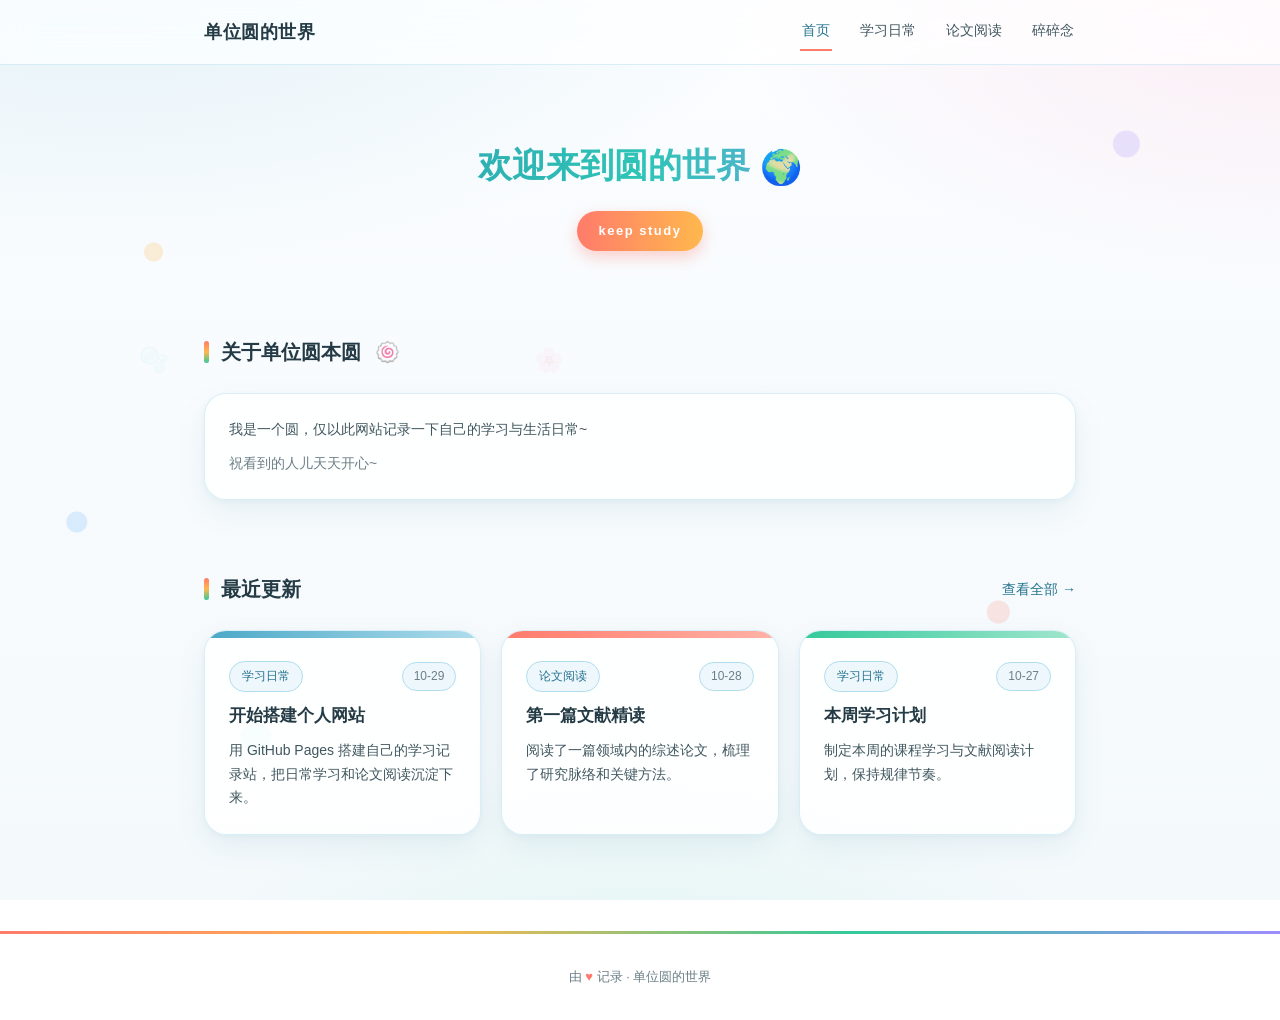
<file: index.html>
<!DOCTYPE html>
<html lang="zh-CN">
<head>
  <meta charset="UTF-8">
  <meta name="viewport" content="width=device-width, initial-scale=1.0">
  <title>圆的首页 · 单位圆的世界</title>
  <link rel="stylesheet" href="css/style.css">
</head>
<body>
  <header class="site-head">
    <div class="wrap nav">
      <a class="brand" href="index.html">单位圆的世界</a>      <nav class="nav-links">
        <a href="index.html" class="active">首页</a>
        <a href="daily.html">学习日常</a>
        <a href="papers.html">论文阅读</a>
        <a href="murmur.html">碎碎念</a>
      </nav>
    </div>
  </header>

  <main class="wrap">
    <section class="hero">
      <h1>欢迎来到圆的世界<span class="emoji">🌍</span></h1>
      <span class="chip">keep study</span>
    </section>

    <section class="section">
      <div class="section-title">关于单位圆本圆<span class="emoji">🍥</span></div>
      <div class="card">
        <p>我是一个圆，仅以此网站记录一下自己的学习与生活日常~</p>
        <p style="margin-top:10px;color:var(--ink-500);">祝看到的人儿天天开心~</p>
      </div>
    </section>

    <section class="section">
      <div class="section-title">最近更新 <a class="more" href="daily.html">查看全部 →</a></div>      <div class="grid">
        <div class="card card-blue">
          <div class="meta"><span class="tag">学习日常</span><span class="date">10-29</span></div>
          <h3>开始搭建个人网站</h3>
          <p>用 GitHub Pages 搭建自己的学习记录站，把日常学习和论文阅读沉淀下来。</p>
        </div>
        <div class="card card-coral">
          <div class="meta"><span class="tag">论文阅读</span><span class="date">10-28</span></div>
          <h3>第一篇文献精读</h3>
          <p>阅读了一篇领域内的综述论文，梳理了研究脉络和关键方法。</p>
        </div>
        <div class="card card-mint">
          <div class="meta"><span class="tag">学习日常</span><span class="date">10-27</span></div>
          <h3>本周学习计划</h3>
          <p>制定本周的课程学习与文献阅读计划，保持规律节奏。</p>
        </div>
      </div>
    </section>
  </main>

  <footer class="site-foot">
    <div class="wrap">由 <span class="heart">♥</span> 记录 · 单位圆的世界</div>
  </footer>
</body>
</html>
</file>
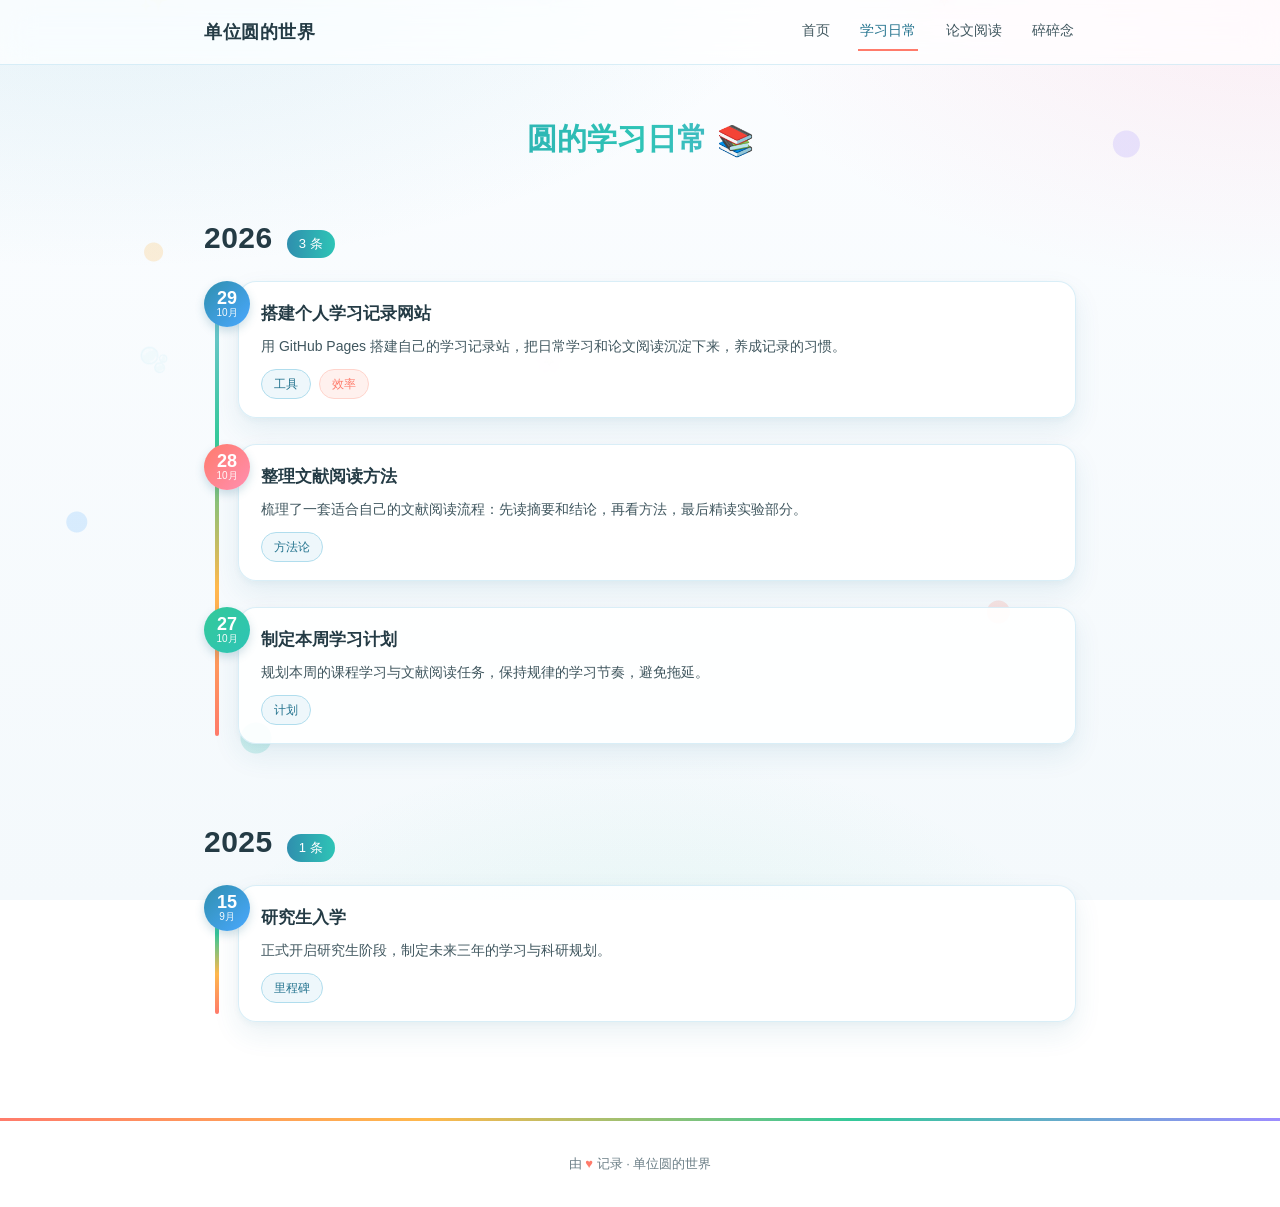
<file: daily.html>
<!DOCTYPE html>
<html lang="zh-CN">
<head>
  <meta charset="UTF-8">
  <meta name="viewport" content="width=device-width, initial-scale=1.0">
  <title>圆的学习日常 · 单位圆的世界</title>
  <link rel="stylesheet" href="css/style.css">
</head>
<body>
  <header class="site-head">
    <div class="wrap nav">
      <a class="brand" href="index.html">单位圆的世界</a>
      <nav class="nav-links">
        <a href="index.html">首页</a>
        <a href="daily.html" class="active">学习日常</a>
        <a href="papers.html">论文阅读</a>
        <a href="murmur.html">碎碎念</a>
      </nav>
    </div>
  </header>

  <main class="wrap">
    <section class="hero" style="padding:48px 0 32px;">
      <h1 style="font-size:30px;">圆的学习日常<span class="emoji">📚</span></h1>
    </section>

    <!-- 2026 -->
    <section class="section" style="padding-top:0;">
      <div class="year-head">
        <span class="year">2026</span>
        <span class="year-count">3 条</span>
      </div>
      <div class="timeline">
        <article class="tl-item">
          <div class="tl-badge"><span class="d">29</span><span class="m">10月</span></div>
          <div class="tl-card">
            <h3>搭建个人学习记录网站</h3>
            <p class="desc">用 GitHub Pages 搭建自己的学习记录站，把日常学习和论文阅读沉淀下来，养成记录的习惯。</p>
            <div class="post-tags"><span class="tag">工具</span><span class="tag">效率</span></div>
          </div>
        </article>

        <article class="tl-item">
          <div class="tl-badge"><span class="d">28</span><span class="m">10月</span></div>
          <div class="tl-card">
            <h3>整理文献阅读方法</h3>
            <p class="desc">梳理了一套适合自己的文献阅读流程：先读摘要和结论，再看方法，最后精读实验部分。</p>
            <div class="post-tags"><span class="tag">方法论</span></div>
          </div>
        </article>

        <article class="tl-item">
          <div class="tl-badge"><span class="d">27</span><span class="m">10月</span></div>
          <div class="tl-card">
            <h3>制定本周学习计划</h3>
            <p class="desc">规划本周的课程学习与文献阅读任务，保持规律的学习节奏，避免拖延。</p>
            <div class="post-tags"><span class="tag">计划</span></div>
          </div>
        </article>
      </div>
    </section>

    <!-- 2025 -->
    <section class="section">
      <div class="year-head">
        <span class="year">2025</span>
        <span class="year-count">1 条</span>
      </div>
      <div class="timeline">
        <article class="tl-item">
          <div class="tl-badge"><span class="d">15</span><span class="m">9月</span></div>
          <div class="tl-card">
            <h3>研究生入学</h3>
            <p class="desc">正式开启研究生阶段，制定未来三年的学习与科研规划。</p>
            <div class="post-tags"><span class="tag">里程碑</span></div>
          </div>
        </article>
      </div>
    </section>
  </main>

  <footer class="site-foot">
    <div class="wrap">由 <span class="heart">♥</span> 记录 · 单位圆的世界</div>
  </footer>
</body>
</html>
</file>
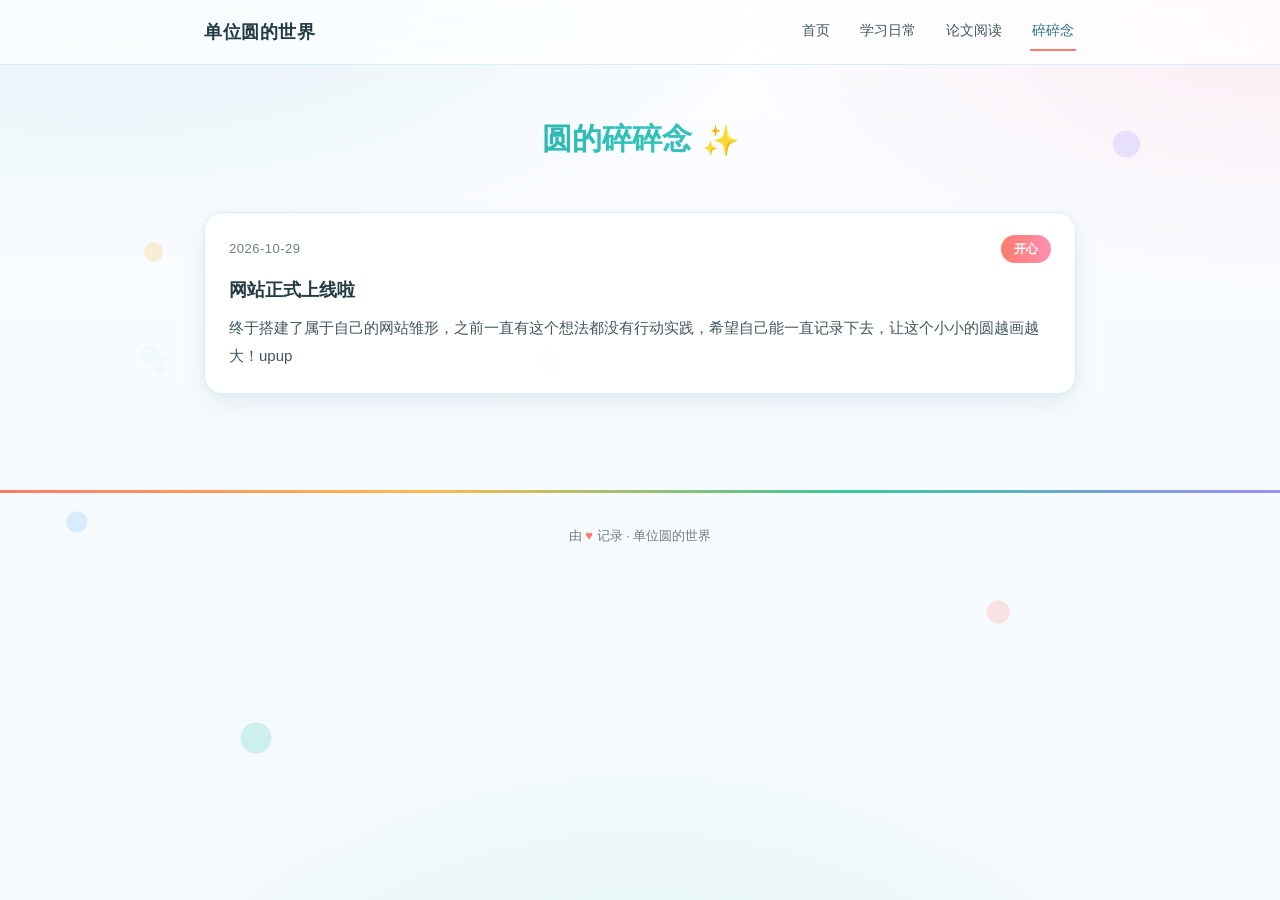
<file: murmur.html>
<!DOCTYPE html>
<html lang="zh-CN">
<head>
  <meta charset="UTF-8">
  <meta name="viewport" content="width=device-width, initial-scale=1.0">
  <title>圆的碎碎念 · 单位圆的世界</title>
  <link rel="stylesheet" href="css/style.css">
</head>
<body>
  <header class="site-head">
    <div class="wrap nav">
      <a class="brand" href="index.html">单位圆的世界</a>
      <nav class="nav-links">
        <a href="index.html">首页</a>
        <a href="daily.html">学习日常</a>
        <a href="papers.html">论文阅读</a>
        <a href="murmur.html" class="active">碎碎念</a>
      </nav>
    </div>
  </header>

  <main class="wrap">
    <section class="hero" style="padding:48px 0 32px;">
      <h1 style="font-size:30px;">圆的碎碎念<span class="emoji">✨</span></h1>
    </section>

    <section class="section" style="padding-top:0;">
      <div class="diary-list">
        <article class="diary">
          <div class="diary-head">
            <span class="diary-date">2026-10-29</span>
            <span class="mood mood-happy">开心</span>
          </div>
          <h3 class="diary-title">网站正式上线啦</h3>
          <p class="diary-text">终于搭建了属于自己的网站雏形，之前一直有这个想法都没有行动实践，希望自己能一直记录下去，让这个小小的圆越画越大！upup</p>
        </article>

      </div>
    </section>
  </main>

  <footer class="site-foot">
    <div class="wrap">由 <span class="heart">♥</span> 记录 · 单位圆的世界</div>
  </footer>
</body>
</html>
</file>
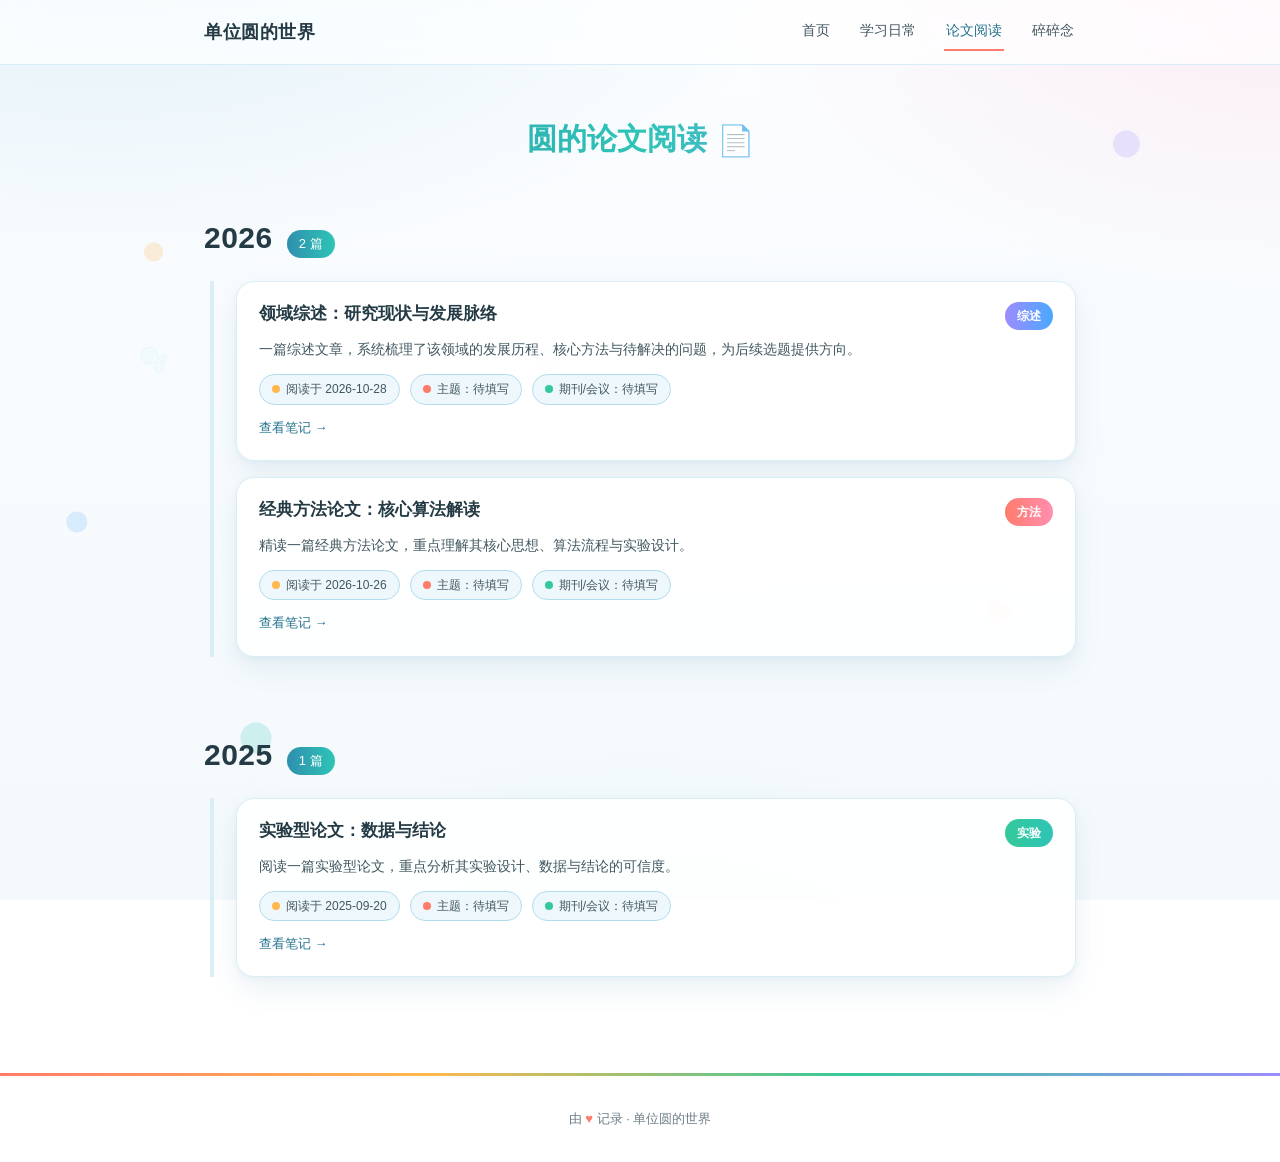
<file: papers.html>
<!DOCTYPE html>
<html lang="zh-CN">
<head>
  <meta charset="UTF-8">
  <meta name="viewport" content="width=device-width, initial-scale=1.0">
  <title>圆的论文阅读 · 单位圆的世界</title>
  <link rel="stylesheet" href="css/style.css">
</head>
<body>
  <header class="site-head">
    <div class="wrap nav">
      <a class="brand" href="index.html">单位圆的世界</a>
      <nav class="nav-links">
        <a href="index.html">首页</a>
        <a href="daily.html">学习日常</a>
        <a href="papers.html" class="active">论文阅读</a>
        <a href="murmur.html">碎碎念</a>
      </nav>
    </div>
  </header>

  <main class="wrap">
    <section class="hero" style="padding:48px 0 32px;">
      <h1 style="font-size:30px;">圆的论文阅读<span class="emoji">📄</span></h1>
    </section>

    <!-- 2026 -->
    <section class="section" style="padding-top:0;">
      <div class="year-head">
        <span class="year">2026</span>
        <span class="year-count">2 篇</span>
      </div>
      <div class="paper-list">
        <a class="paper-card" href="papers/paper-1.html">
          <div class="paper-top">
            <h3>领域综述：研究现状与发展脉络</h3>
            <span class="paper-type type-survey">综述</span>
          </div>
          <p class="desc">一篇综述文章，系统梳理了该领域的发展历程、核心方法与待解决的问题，为后续选题提供方向。</p>
          <div class="paper-meta">
            <span class="p-badge"><i class="icon-date"></i>阅读于 2026-10-28</span>
            <span class="p-badge"><i class="icon-topic"></i>主题：待填写</span>
            <span class="p-badge"><i class="icon-source"></i>期刊/会议：待填写</span>
          </div>
          <span class="paper-more">查看笔记 →</span>
        </a>

        <a class="paper-card" href="papers/paper-2.html">
          <div class="paper-top">
            <h3>经典方法论文：核心算法解读</h3>
            <span class="paper-type type-method">方法</span>
          </div>
          <p class="desc">精读一篇经典方法论文，重点理解其核心思想、算法流程与实验设计。</p>
          <div class="paper-meta">
            <span class="p-badge"><i class="icon-date"></i>阅读于 2026-10-26</span>
            <span class="p-badge"><i class="icon-topic"></i>主题：待填写</span>
            <span class="p-badge"><i class="icon-source"></i>期刊/会议：待填写</span>
          </div>
          <span class="paper-more">查看笔记 →</span>
        </a>
      </div>
    </section>

    <!-- 2025 -->
    <section class="section">
      <div class="year-head">
        <span class="year">2025</span>
        <span class="year-count">1 篇</span>
      </div>
      <div class="paper-list">
        <a class="paper-card" href="papers/paper-3.html">
          <div class="paper-top">
            <h3>实验型论文：数据与结论</h3>
            <span class="paper-type type-exp">实验</span>
          </div>
          <p class="desc">阅读一篇实验型论文，重点分析其实验设计、数据与结论的可信度。</p>
          <div class="paper-meta">
            <span class="p-badge"><i class="icon-date"></i>阅读于 2025-09-20</span>
            <span class="p-badge"><i class="icon-topic"></i>主题：待填写</span>
            <span class="p-badge"><i class="icon-source"></i>期刊/会议：待填写</span>
          </div>
          <span class="paper-more">查看笔记 →</span>
        </a>
      </div>
    </section>
  </main>

  <footer class="site-foot">
    <div class="wrap">由 <span class="heart">♥</span> 记录 · 单位圆的世界</div>
  </footer>
</body>
</html>
</file>
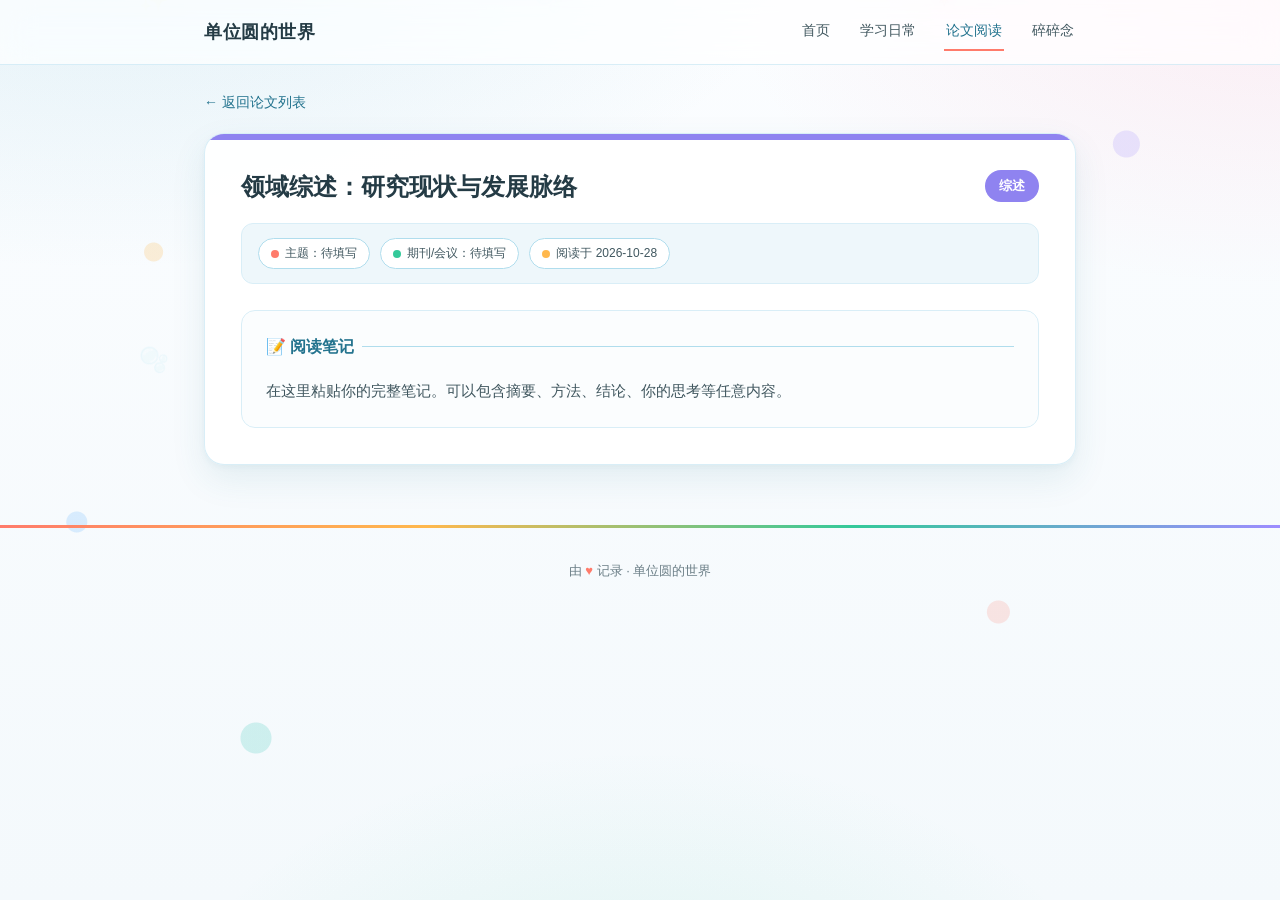
<file: papers/paper-1.html>
<!DOCTYPE html>
<html lang="zh-CN">
<head>
  <meta charset="UTF-8">
  <meta name="viewport" content="width=device-width, initial-scale=1.0">
  <title>领域综述：研究现状与发展脉络 · 单位圆的世界</title>
  <link rel="stylesheet" href="../css/style.css">
</head>
<body>
  <header class="site-head">
    <div class="wrap nav">
      <a class="brand" href="../index.html">单位圆的世界</a>
      <nav class="nav-links">
        <a href="../index.html">首页</a>
        <a href="../daily.html">学习日常</a>
        <a href="../papers.html" class="active">论文阅读</a>
        <a href="../murmur.html">碎碎念</a>
      </nav>
    </div>
  </header>

  <main class="wrap">
    <a class="back-link" href="../papers.html">← 返回论文列表</a>

    <section class="paper-detail pd-survey">
      <div class="pd-head">
        <h1>领域综述：研究现状与发展脉络</h1>
        <span class="paper-type type-survey">综述</span>
      </div>
      <div class="pd-meta">
        <span class="p-badge"><i class="icon-topic"></i>主题：待填写</span>
        <span class="p-badge"><i class="icon-source"></i>期刊/会议：待填写</span>
        <span class="p-badge"><i class="icon-date"></i>阅读于 2026-10-28</span>
      </div>

      <div class="pd-note">
        <div class="pd-note-title">📝 阅读笔记</div>
        <p>在这里粘贴你的完整笔记。可以包含摘要、方法、结论、你的思考等任意内容。</p>
      </div>
    </section>
  </main>

  <footer class="site-foot">
    <div class="wrap">由 <span class="heart">♥</span> 记录 · 单位圆的世界</div>
  </footer>
</body>
</html>
</file>
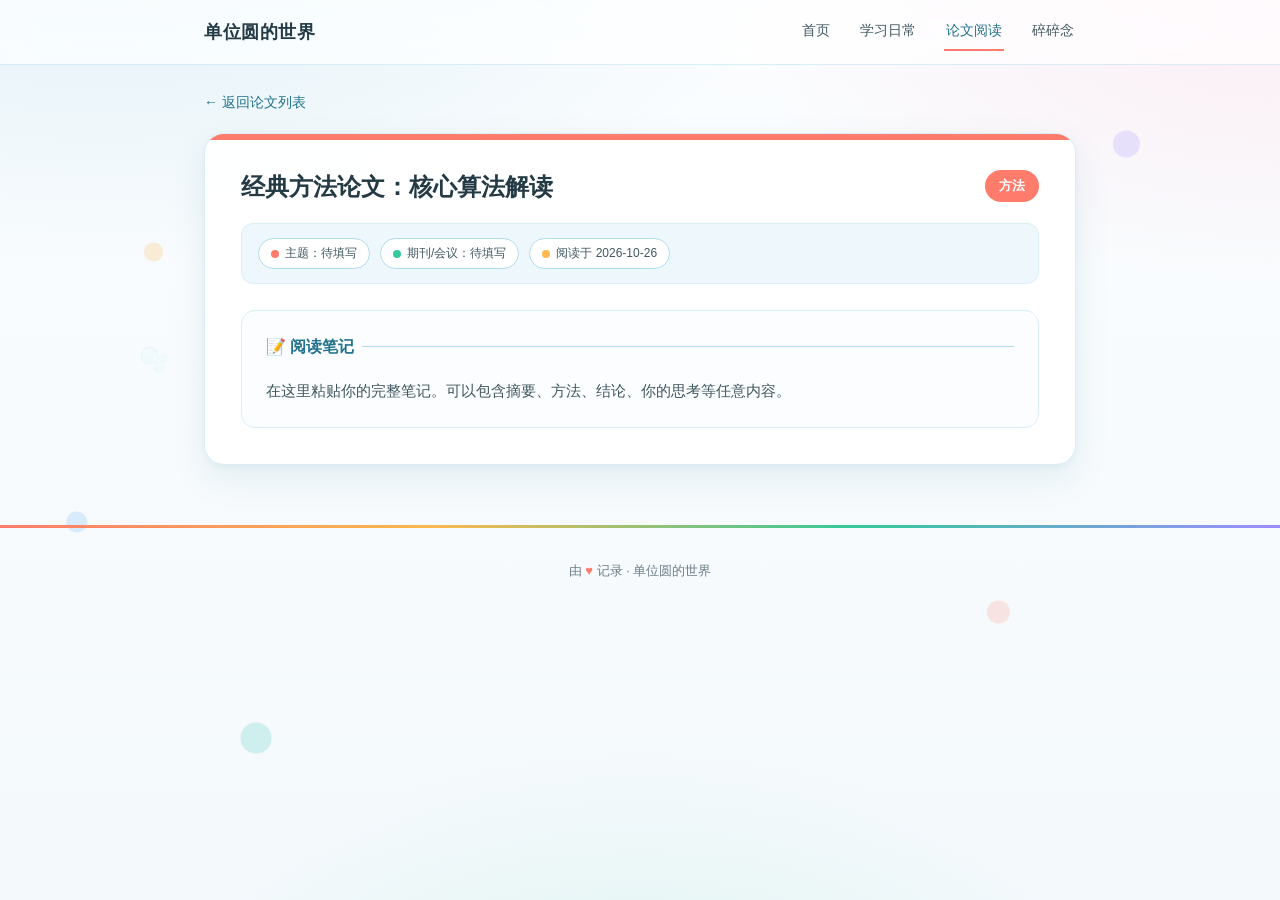
<file: papers/paper-2.html>
<!DOCTYPE html>
<html lang="zh-CN">
<head>
  <meta charset="UTF-8">
  <meta name="viewport" content="width=device-width, initial-scale=1.0">
  <title>经典方法论文：核心算法解读 · 单位圆的世界</title>
  <link rel="stylesheet" href="../css/style.css">
</head>
<body>
  <header class="site-head">
    <div class="wrap nav">
      <a class="brand" href="../index.html">单位圆的世界</a>
      <nav class="nav-links">
        <a href="../index.html">首页</a>
        <a href="../daily.html">学习日常</a>
        <a href="../papers.html" class="active">论文阅读</a>
        <a href="../murmur.html">碎碎念</a>
      </nav>
    </div>
  </header>

  <main class="wrap">
    <a class="back-link" href="../papers.html">← 返回论文列表</a>

    <section class="paper-detail pd-method">
      <div class="pd-head">
        <h1>经典方法论文：核心算法解读</h1>
        <span class="paper-type type-method">方法</span>
      </div>
      <div class="pd-meta">
        <span class="p-badge"><i class="icon-topic"></i>主题：待填写</span>
        <span class="p-badge"><i class="icon-source"></i>期刊/会议：待填写</span>
        <span class="p-badge"><i class="icon-date"></i>阅读于 2026-10-26</span>
      </div>

      <div class="pd-note">
        <div class="pd-note-title">📝 阅读笔记</div>
        <p>在这里粘贴你的完整笔记。可以包含摘要、方法、结论、你的思考等任意内容。</p>
      </div>
    </section>
  </main>

  <footer class="site-foot">
    <div class="wrap">由 <span class="heart">♥</span> 记录 · 单位圆的世界</div>
  </footer>
</body>
</html>
</file>
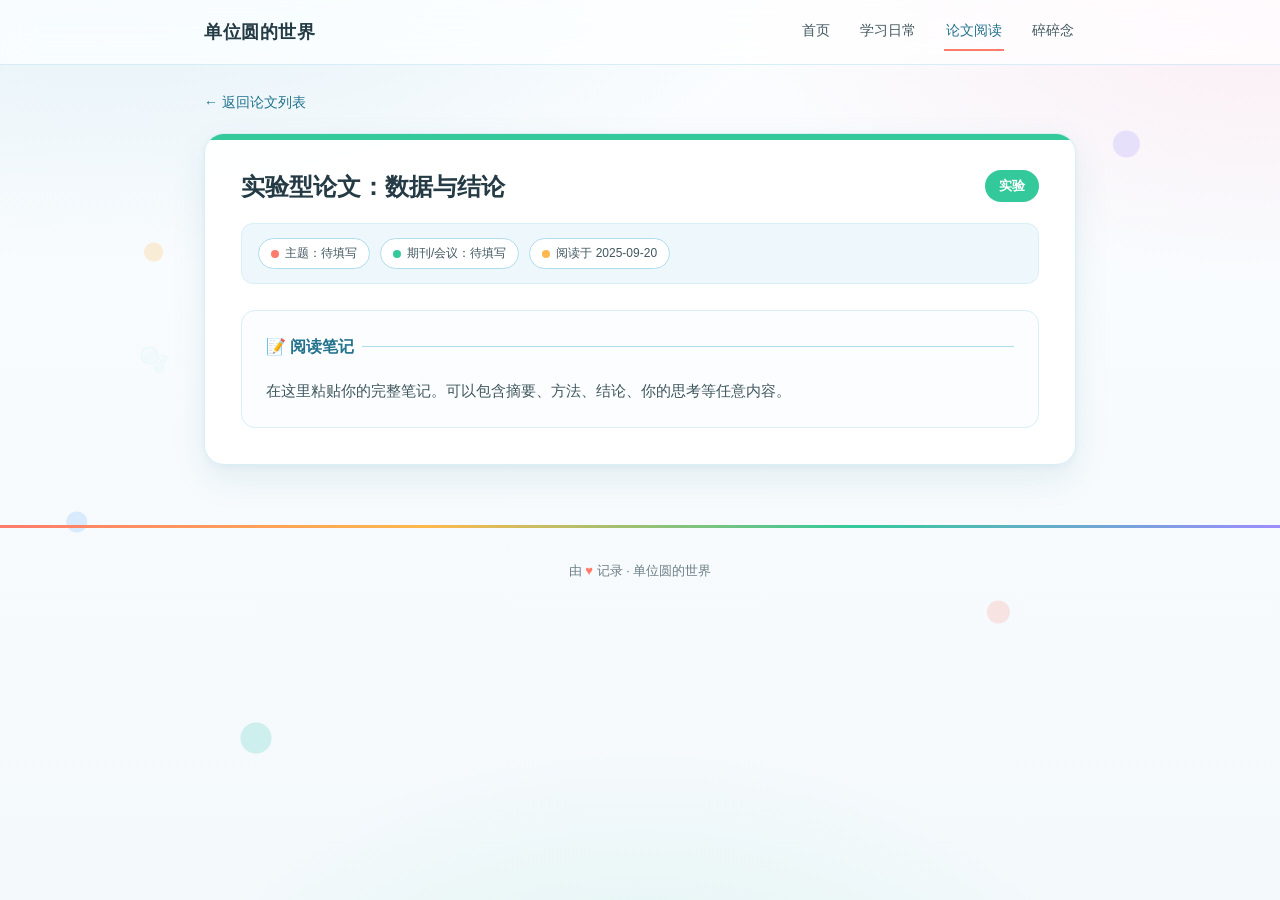
<file: papers/paper-3.html>
<!DOCTYPE html>
<html lang="zh-CN">
<head>
  <meta charset="UTF-8">
  <meta name="viewport" content="width=device-width, initial-scale=1.0">
  <title>实验型论文：数据与结论 · 单位圆的世界</title>
  <link rel="stylesheet" href="../css/style.css">
</head>
<body>
  <header class="site-head">
    <div class="wrap nav">
      <a class="brand" href="../index.html">单位圆的世界</a>
      <nav class="nav-links">
        <a href="../index.html">首页</a>
        <a href="../daily.html">学习日常</a>
        <a href="../papers.html" class="active">论文阅读</a>
        <a href="../murmur.html">碎碎念</a>
      </nav>
    </div>
  </header>

  <main class="wrap">
    <a class="back-link" href="../papers.html">← 返回论文列表</a>

    <section class="paper-detail pd-exp">
      <div class="pd-head">
        <h1>实验型论文：数据与结论</h1>
        <span class="paper-type type-exp">实验</span>
      </div>
      <div class="pd-meta">
        <span class="p-badge"><i class="icon-topic"></i>主题：待填写</span>
        <span class="p-badge"><i class="icon-source"></i>期刊/会议：待填写</span>
        <span class="p-badge"><i class="icon-date"></i>阅读于 2025-09-20</span>
      </div>

      <div class="pd-note">
        <div class="pd-note-title">📝 阅读笔记</div>
        <p>在这里粘贴你的完整笔记。可以包含摘要、方法、结论、你的思考等任意内容。</p>
      </div>
    </section>
  </main>

  <footer class="site-foot">
    <div class="wrap">由 <span class="heart">♥</span> 记录 · 单位圆的世界</div>
  </footer>
</body>
</html>
</file>
<file: css/style.css>
/* ===== 单位圆的世界 · 活泼清新 · 多彩湖蓝 ===== */
:root {
  --lake-50:  #eef7fb;
  --lake-100: #d9eef7;
  --lake-200: #b0dded;
  --lake-300: #7fc6dd;
  --lake-400: #4aa8c7;
  --lake-500: #2f8fae;
  --lake-600: #23738e;
  --lake-700: #1d5c71;
  --ink-900:  #243b45;
  --ink-700:  #40575f;
  --ink-500:  #6c7f87;
  --ink-300:  #aebcc1;
  --paper:    #ffffff;
  --bg:       #fbfdfe;
  --radius:   18px;
  --radius-sm: 12px;
  --shadow:   0 1px 3px rgba(35, 115, 142, 0.06), 0 6px 24px rgba(35, 115, 142, 0.08);

  /* 活泼亮色 */
  --coral:  #ff7b6b;
  --amber:  #ffb84d;
  --sun:    #ffd95e;
  --mint:   #34c99a;
  --teal:   #2ec4b6;
  --lilac:  #9d8cff;
  --pink:   #ff8fb1;
  --sky:    #4aa8ff;
}

* { margin: 0; padding: 0; box-sizing: border-box; }

html { scroll-behavior: smooth; }

body {
  font-family: -apple-system, BlinkMacSystemFont, "Segoe UI", "PingFang SC",
    "Hiragino Sans GB", "Microsoft YaHei", sans-serif;
  background:
    radial-gradient(1200px 600px at 8% -10%, rgba(79, 168, 199, 0.16), transparent 60%),
    radial-gradient(1000px 520px at 100% 0%, rgba(255, 143, 177, 0.14), transparent 55%),
    radial-gradient(900px 600px at 50% 120%, rgba(52, 201, 154, 0.12), transparent 55%),
    linear-gradient(180deg, #fbfdff 0%, #f4f9fc 100%);
  background-attachment: fixed;
  color: var(--ink-900);
  line-height: 1.7;
  -webkit-font-smoothing: antialiased;
  position: relative;
  overflow-x: hidden;
}

/* 漂浮光斑 */
body::before {
  content: "";
  position: fixed;
  inset: 0;
  pointer-events: none;
  z-index: 0;
  background-image:
    radial-gradient(circle at 12% 28%, rgba(255, 184, 77, 0.22) 0, rgba(255, 184, 77, 0.22) 9px, transparent 10px),
    radial-gradient(circle at 88% 16%, rgba(157, 140, 255, 0.20) 0, rgba(157, 140, 255, 0.20) 13px, transparent 14px),
    radial-gradient(circle at 78% 68%, rgba(255, 123, 107, 0.18) 0, rgba(255, 123, 107, 0.18) 11px, transparent 12px),
    radial-gradient(circle at 20% 82%, rgba(46, 196, 182, 0.20) 0, rgba(46, 196, 182, 0.20) 15px, transparent 16px),
    radial-gradient(circle at 6% 58%, rgba(74, 168, 255, 0.18) 0, rgba(74, 168, 255, 0.18) 10px, transparent 11px);
  animation: blob-float 22s ease-in-out infinite;
}

@keyframes blob-float {
  0%, 100% { transform: translate(0, 0); }
  25% { transform: translate(28px, -22px); }
  50% { transform: translate(-18px, 16px); }
  75% { transform: translate(20px, 26px); }
}

/* 浮动 emoji 粒子 */
body::after {
  content: "🍀 ✨ 🫧 🌸 🍥 ✨ 🫧 🌸";
  position: fixed;
  inset: -20%;
  pointer-events: none;
  z-index: 0;
  font-size: 24px;
  letter-spacing: 14vw;
  line-height: 40vh;
  color: rgba(47, 143, 174, 0.10);
  white-space: normal;
  animation: emoji-float 26s ease-in-out infinite alternate;
}

@keyframes emoji-float {
  0% { transform: translateY(0) rotate(0deg); }
  50% { transform: translateY(-40px) rotate(4deg); }
  100% { transform: translateY(20px) rotate(-4deg); }
}

@media (prefers-reduced-motion: reduce) {
  body::before, body::after { animation: none; }
}

a { color: var(--lake-600); text-decoration: none; }
a:hover { color: var(--lake-500); }

.wrap { max-width: 920px; margin: 0 auto; padding: 0 24px; position: relative; z-index: 1; }

/* ===== 顶部导航 ===== */
.site-head {
  position: sticky;
  top: 0;
  background: rgba(255, 255, 255, 0.72);
  backdrop-filter: blur(16px) saturate(160%);
  border-bottom: 1px solid rgba(179, 222, 240, 0.5);
  z-index: 10;
}
.nav {
  display: flex;
  align-items: center;
  justify-content: space-between;
  height: 64px;
}
.brand {
  font-weight: 600;
  font-size: 18px;
  color: var(--ink-900);
  letter-spacing: 0.5px;
}
.brand .dot { color: var(--coral); }
.nav-links { display: flex; gap: 26px; }
.nav-links a {
  color: var(--ink-700);
  font-size: 14px;
  padding: 6px 2px;
  border-bottom: 2px solid transparent;
  transition: all 0.2s;
}
.nav-links a:hover { color: var(--lake-600); }
.nav-links a.active { color: var(--lake-600); border-bottom-color: var(--coral); }

/* ===== 页头 hero ===== */
.hero {
  padding: 72px 0 48px;
  text-align: center;
}
.hero h1 {
  font-size: 34px;
  font-weight: 600;
  color: var(--ink-900);
  margin-bottom: 16px;
  background: linear-gradient(90deg, var(--lake-500), var(--teal), var(--lilac));
  -webkit-background-clip: text;
  background-clip: text;
  -webkit-text-fill-color: transparent;
}
.hero h1 .emoji {
  display: inline-block;
  margin-left: 10px;
  -webkit-text-fill-color: initial;
  -webkit-background-clip: initial;
  background: none;
  transform: translateY(2px);
}
.hero .tagline {
  font-size: 16px;
  color: var(--ink-500);
  max-width: 560px;
  margin: 0 auto 20px;
}
.hero .chip {
  display: inline-block;
  font-size: 13px;
  font-weight: 600;
  color: #fff;
  background: linear-gradient(90deg, var(--coral), var(--amber));
  padding: 9px 22px;
  border-radius: 999px;
  letter-spacing: 1.5px;
  box-shadow: 0 6px 16px rgba(255, 123, 107, 0.35);
  transition: all 0.25s;
}
.hero .chip:hover {
  transform: translateY(-2px);
  box-shadow: 0 10px 22px rgba(255, 123, 107, 0.45);
}

/* ===== 区块标题 ===== */
.section { padding: 36px 0; }
.section-title {
  display: flex;
  align-items: center;
  gap: 12px;
  font-size: 20px;
  font-weight: 600;
  margin-bottom: 24px;
  color: var(--ink-900);
}
.section-title::before {
  content: "";
  flex: none;
  width: 5px;
  height: 22px;
  border-radius: 3px;
  background: linear-gradient(180deg, var(--coral), var(--amber), var(--mint));
}
.section-title .emoji {
  display: inline-block;
  margin-left: 2px;
  font-size: 20px;
  line-height: 1;
}
.section-title .more { margin-left: auto; font-size: 14px; font-weight: 400; }

/* ===== 卡片 ===== */
.card {
  background: rgba(255, 255, 255, 0.85);
  border: 1px solid rgba(179, 222, 240, 0.5);
  border-radius: 22px;
  padding: 24px;
  box-shadow: 0 2px 6px rgba(35, 115, 142, 0.05), 0 12px 30px rgba(35, 115, 142, 0.08);
  transition: transform 0.25s, box-shadow 0.25s, border-color 0.25s;
}
.card:hover {
  transform: translateY(-5px) rotate(-0.3deg);
  border-color: var(--lake-200);
  box-shadow: 0 6px 12px rgba(35,115,142,0.08), 0 22px 44px rgba(35,115,142,0.16);
}

.card .meta {
  font-size: 13px;
  color: var(--ink-300);
  margin-bottom: 10px;
  display: flex;
  gap: 12px;
  align-items: center;
}
.card h3 { font-size: 17px; font-weight: 600; color: var(--ink-900); margin-bottom: 8px; }
.card p { font-size: 14px; color: var(--ink-700); }

.grid { display: grid; grid-template-columns: repeat(auto-fill, minmax(260px, 1fr)); gap: 20px; }

/* 最近更新卡片配色区分 */
.card-blue, .card-coral, .card-mint {
  position: relative;
  overflow: hidden;
  padding-top: 30px;
}
.card-blue::before,
.card-coral::before,
.card-mint::before {
  content: "";
  position: absolute;
  top: 0;
  left: 0;
  right: 0;
  height: 7px;
}
.card-blue::before  { background: linear-gradient(90deg, var(--lake-400), var(--lake-200)); }
.card-coral::before { background: linear-gradient(90deg, var(--coral), #ffb3a7); }
.card-mint::before  { background: linear-gradient(90deg, var(--mint), #9fe6cd); }

/* 标签胶囊：浅底彩字，和卡片主题色呼应 */
.card-blue  .tag { color: var(--lake-600);  background: var(--lake-50);  border-color: var(--lake-200); }
.card-coral .tag { color: var(--coral);     background: #fff1ee;          border-color: #ffd4cc; }
.card-mint  .tag { color: var(--mint);      background: #e9faf3;          border-color: #c4f0e0; }
.card .tag {
  border-width: 1.5px;
  border-style: solid;
  box-shadow: none;
}

/* 日期小胶囊 */
.card .meta .date {
  margin-left: auto;
  font-size: 12px;
  font-weight: 500;
  padding: 3px 11px;
  border-radius: 999px;
  color: var(--ink-500);
  background: var(--lake-50);
  border: 1px solid var(--lake-200);
}
.card-blue  .date { color: var(--lake-600); background: var(--lake-50);  border-color: var(--lake-200); }
.card-coral .date { color: var(--coral);    background: #fff1ee;          border-color: #ffd4cc; }
.card-mint  .date { color: var(--mint);     background: #e9faf3;          border-color: #c4f0e0; }

/* ===== 标签（浅底彩字，柔和清新） ===== */
.tag {
  display: inline-block;
  font-size: 12px;
  font-weight: 500;
  color: var(--lake-600);
  padding: 4px 12px;
  border-radius: 999px;
  background: var(--lake-50);
  border: 1.5px solid var(--lake-200);
}
.tag:nth-child(4n+1) { color: var(--lake-600); background: var(--lake-50);  border-color: var(--lake-200); }
.tag:nth-child(4n+2) { color: var(--coral);    background: #fff1ee;          border-color: #ffd4cc; }
.tag:nth-child(4n+3) { color: var(--mint);     background: #e9faf3;          border-color: #c4f0e0; }
.tag:nth-child(4n+4) { color: var(--lilac);    background: #f1eeff;          border-color: #ded6ff; }

/* ===== 列表项（日常/论文） ===== */
.post-list { display: flex; flex-direction: column; gap: 16px; }
.post-item {
  background: rgba(255, 255, 255, 0.85);
  border: 1px solid rgba(179, 222, 240, 0.5);
  border-radius: 20px;
  padding: 20px 24px;
  display: flex;
  gap: 20px;
  align-items: flex-start;
  box-shadow: 0 2px 6px rgba(35, 115, 142, 0.05), 0 10px 26px rgba(35, 115, 142, 0.07);
  transition: all 0.25s;
}
.post-item:hover { transform: translateY(-3px); border-color: var(--lake-200); }
.post-date {
  flex: 0 0 72px;
  text-align: center;
  padding-top: 2px;
}
.post-date .d { font-size: 26px; font-weight: 600; color: var(--lake-500); line-height: 1.1; }.post-date .m { font-size: 12px; color: var(--ink-500); }
.post-body { flex: 1; }
.post-body h3 { font-size: 16px; font-weight: 600; margin-bottom: 6px; color: var(--ink-900); }
.post-body .desc { font-size: 14px; color: var(--ink-700); }
.post-tags { display: flex; gap: 8px; flex-wrap: wrap; margin-top: 10px; }

/* 论文阅读专用 */
.paper-field { font-size: 12px; color: var(--lake-600); margin-top: 8px; }

/* ===== 论文阅读 · 按年份分类 ===== */
.year-head {
  display: flex;
  align-items: baseline;
  gap: 14px;
  margin-bottom: 18px;
}
.year {
  font-size: 30px;
  font-weight: 700;
  color: var(--ink-900);
  letter-spacing: 0.5px;
}
.year-count {
  font-size: 13px;
  color: #fff;
  background: linear-gradient(90deg, var(--lake-500), var(--teal));
  padding: 3px 12px;
  border-radius: 999px;
}
.paper-list {
  display: flex;
  flex-direction: column;
  gap: 16px;
  padding-left: 22px;
  border-left: 4px solid var(--lake-100);
  margin-left: 6px;
}
.paper-card {
  display: block;
  text-decoration: none;
  background: rgba(255, 255, 255, 0.9);
  border: 1px solid rgba(179, 222, 240, 0.5);
  border-radius: 18px;
  padding: 20px 22px;
  box-shadow: 0 2px 6px rgba(35, 115, 142, 0.05), 0 12px 28px rgba(35, 115, 142, 0.09);
  transition: transform 0.25s, box-shadow 0.25s, border-color 0.25s;
}
.paper-card:hover { transform: translateY(-3px); border-color: var(--lake-200); box-shadow: 0 8px 16px rgba(35,115,142,0.09), 0 22px 44px rgba(35,115,142,0.15); }
.paper-card .paper-top h3 { transition: color 0.2s; }
.paper-card:hover .paper-top h3 { color: var(--lake-600); }
.paper-more {
  display: inline-block;
  margin-top: 12px;
  font-size: 13px;
  font-weight: 500;
  color: var(--lake-600);
}
.paper-top {
  display: flex;
  align-items: flex-start;
  justify-content: space-between;
  gap: 14px;
  margin-bottom: 8px;
}
.paper-top h3 { font-size: 17px; font-weight: 600; color: var(--ink-900); line-height: 1.4; }
.paper-type {
  flex-shrink: 0;
  font-size: 12px;
  font-weight: 600;
  color: #fff;
  padding: 4px 12px;
  border-radius: 999px;
  white-space: nowrap;
}
.type-survey { background: linear-gradient(90deg, var(--lilac), var(--sky)); }
.type-method { background: linear-gradient(90deg, var(--coral), var(--pink)); }
.type-exp    { background: linear-gradient(90deg, var(--mint), var(--teal)); }
.paper-card .desc { font-size: 14px; color: var(--ink-700); margin-bottom: 12px; }
.paper-meta {
  display: flex;
  gap: 10px;
  flex-wrap: wrap;
}
.p-badge {
  display: inline-flex;
  align-items: center;
  gap: 6px;
  font-size: 12px;
  color: var(--ink-700);
  background: var(--lake-50);
  border: 1px solid var(--lake-200);
  padding: 4px 12px;
  border-radius: 999px;
}
.p-badge .icon-topic,
.p-badge .icon-source,
.p-badge .icon-date {
  width: 8px;
  height: 8px;
  border-radius: 50%;
  flex-shrink: 0;
}
.p-badge .icon-topic  { background: var(--coral); }
.p-badge .icon-source { background: var(--mint); }
.p-badge .icon-date   { background: var(--amber); }

/* ===== 论文详情页 ===== */
.back-link {
  display: inline-flex;
  align-items: center;
  gap: 6px;
  margin: 26px 0 18px;
  font-size: 14px;
  font-weight: 500;
  color: var(--lake-600);
}
.back-link:hover { color: var(--lake-500); }

.paper-detail {
  position: relative;
  background: rgba(255, 255, 255, 0.92);
  border: 1px solid rgba(179, 222, 240, 0.5);
  border-radius: 20px;
  padding: 36px;
  box-shadow: 0 2px 6px rgba(35, 115, 142, 0.05), 0 14px 34px rgba(35, 115, 142, 0.10);
  overflow: hidden;
}
/* 顶部主题色装饰条，随类型变化 */
.paper-detail::before {
  content: "";
  position: absolute;
  top: 0;
  left: 0;
  right: 0;
  height: 6px;
  background: var(--lake-400);
}
.paper-detail.pd-survey::before { background: #8f83f0; }
.paper-detail.pd-method::before { background: var(--coral); }
.paper-detail.pd-exp::before    { background: var(--mint); }

.pd-head {
  display: flex;
  align-items: flex-start;
  justify-content: space-between;
  gap: 20px;
  margin-bottom: 20px;
}
.pd-head h1 {
  font-size: 24px;
  font-weight: 600;
  color: var(--ink-900);
  line-height: 1.4;
}
.pd-head .paper-type {
  font-size: 13px;
  font-weight: 600;
  color: #fff;
  padding: 5px 14px;
  border-radius: 999px;
  white-space: nowrap;
}
.pd-head .type-survey { background: #8f83f0; }
.pd-head .type-method { background: var(--coral); }
.pd-head .type-exp    { background: var(--mint); }

/* 元信息区：独立浅色信息条 */
.pd-meta {
  display: flex;
  gap: 10px;
  flex-wrap: wrap;
  padding: 14px 16px;
  background: var(--lake-50);
  border: 1px solid var(--lake-100);
  border-radius: 12px;
  margin-bottom: 26px;
}
.pd-meta .p-badge { background: #fff; }

/* 笔记区 */
.pd-note {
  background: #fbfdfe;
  border: 1px solid var(--lake-100);
  border-radius: 14px;
  padding: 22px 24px;
}
.pd-note-title {
  font-size: 16px;
  font-weight: 600;
  color: var(--lake-600);
  margin-bottom: 16px;
  display: flex;
  align-items: center;
  gap: 8px;
}
.pd-note-title::after {
  content: "";
  flex: 1;
  height: 1px;
  background: var(--lake-200);
}
.pd-note p {
  font-size: 15px;
  line-height: 1.95;
  color: var(--ink-700);
  margin-bottom: 14px;
  white-space: pre-wrap;
}
.pd-note p:last-child { margin-bottom: 0; }

/* ===== 学习日常 · 时间轴手账风 ===== */
.timeline {
  position: relative;
  padding-left: 34px;
}
.timeline::before {
  content: "";
  position: absolute;
  left: 11px;
  top: 8px;
  bottom: 8px;
  width: 4px;
  border-radius: 2px;
  background: linear-gradient(180deg, var(--lake-300), var(--mint), var(--amber), var(--coral));
}
.tl-item {
  position: relative;
  margin-bottom: 26px;
}
.tl-item:last-child { margin-bottom: 0; }
.tl-badge {
  position: absolute;
  left: -34px;
  top: 0;
  width: 46px;
  height: 46px;
  border-radius: 50%;
  display: flex;
  flex-direction: column;
  align-items: center;
  justify-content: center;
  color: #fff;
  box-shadow: 0 4px 10px rgba(35, 115, 142, 0.22);
  z-index: 1;
}
.tl-badge .d { font-size: 18px; font-weight: 600; line-height: 1; }
.tl-badge .m { font-size: 10px; line-height: 1.2; opacity: 0.95; }
.tl-item:nth-child(3n+1) .tl-badge { background: linear-gradient(135deg, var(--lake-500), var(--sky)); }
.tl-item:nth-child(3n+2) .tl-badge { background: linear-gradient(135deg, var(--coral), var(--pink)); }
.tl-item:nth-child(3n+3) .tl-badge { background: linear-gradient(135deg, var(--mint), var(--teal)); }
.tl-card {
  background: rgba(255, 255, 255, 0.9);
  border: 1px solid rgba(179, 222, 240, 0.5);
  border-radius: 18px;
  padding: 18px 22px;
  box-shadow: 0 2px 6px rgba(35, 115, 142, 0.05), 0 12px 28px rgba(35, 115, 142, 0.09);
  transition: transform 0.25s, box-shadow 0.25s;
}
.tl-card:hover { transform: translateY(-3px); box-shadow: 0 8px 16px rgba(35,115,142,0.09), 0 22px 44px rgba(35,115,142,0.15); }
.tl-card h3 { font-size: 17px; font-weight: 600; color: var(--ink-900); margin-bottom: 6px; }
.tl-card .desc { font-size: 14px; color: var(--ink-700); }
.tl-card .post-tags { margin-top: 10px; }

/* ===== 碎碎念 · 日记风 ===== */
.diary-list {
  display: flex;
  flex-direction: column;
  gap: 20px;
}
.diary {
  background: rgba(255, 255, 255, 0.9);
  border: 1px solid rgba(179, 222, 240, 0.5);
  border-radius: 18px;
  padding: 22px 24px;
  box-shadow: 0 2px 6px rgba(35, 115, 142, 0.05), 0 12px 28px rgba(35, 115, 142, 0.09);
  transition: transform 0.25s, box-shadow 0.25s;
}
.diary:hover { transform: translateY(-3px); box-shadow: 0 8px 16px rgba(35,115,142,0.09), 0 22px 44px rgba(35,115,142,0.15); }
.diary-head {
  display: flex;
  align-items: center;
  justify-content: space-between;
  gap: 12px;
  margin-bottom: 12px;
}
.diary-date {
  font-size: 13px;
  font-weight: 500;
  color: var(--ink-500);
  letter-spacing: 0.5px;
}
.mood {
  font-size: 12px;
  font-weight: 600;
  color: #fff;
  padding: 4px 13px;
  border-radius: 999px;
}
.mood-happy { background: linear-gradient(90deg, var(--coral), var(--pink)); }
.mood-calm  { background: linear-gradient(90deg, var(--lake-500), var(--sky)); }
.mood-tired { background: linear-gradient(90deg, var(--lilac), var(--lake-400)); }
.diary-title {
  font-size: 18px;
  font-weight: 600;
  color: var(--ink-900);
  margin-bottom: 8px;
}
.diary-text {
  font-size: 15px;
  line-height: 1.9;
  color: var(--ink-700);
}

/* ===== 页脚 ===== */
.site-foot {
  margin-top: 60px;
  padding: 32px 0;
  border-top: 3px solid transparent;
  border-image: linear-gradient(90deg, var(--coral), var(--amber), var(--mint), var(--lilac)) 1;
  text-align: center;
  color: var(--ink-500);
  font-size: 13px;
  position: relative;
  z-index: 1;
}
.site-foot .heart { color: var(--coral); }

/* ===== 响应式 ===== */
@media (max-width: 640px) {
  .hero h1 { font-size: 28px; }
  .nav-links { gap: 16px; }
  .post-item { flex-direction: column; gap: 8px; }
  .post-date { flex: none; display: flex; gap: 8px; align-items: baseline; }
  .post-date .d { font-size: 18px; }
  .timeline { padding-left: 26px; }
  .timeline::before { left: 8px; }
  .tl-badge { left: -26px; width: 38px; height: 38px; }
  .tl-badge .d { font-size: 15px; }
  .paper-list { padding-left: 14px; }
}
</file>
